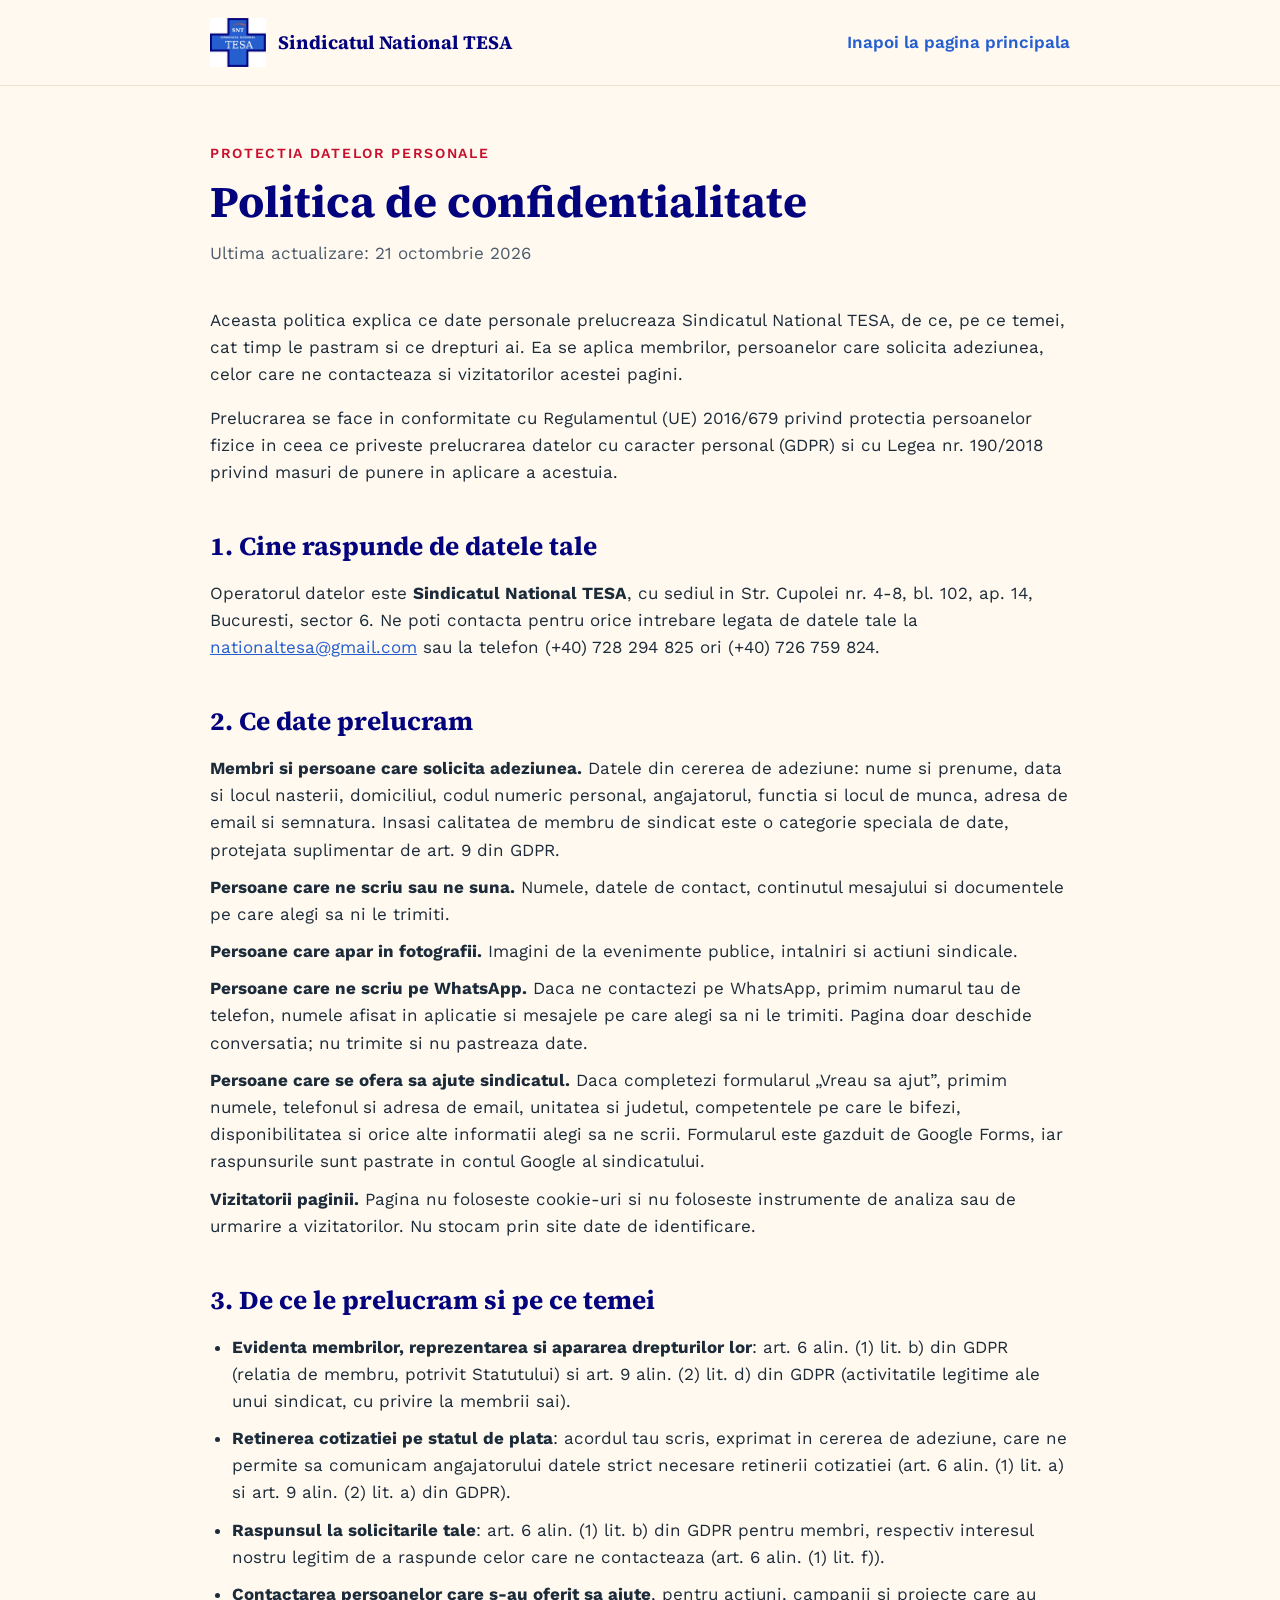
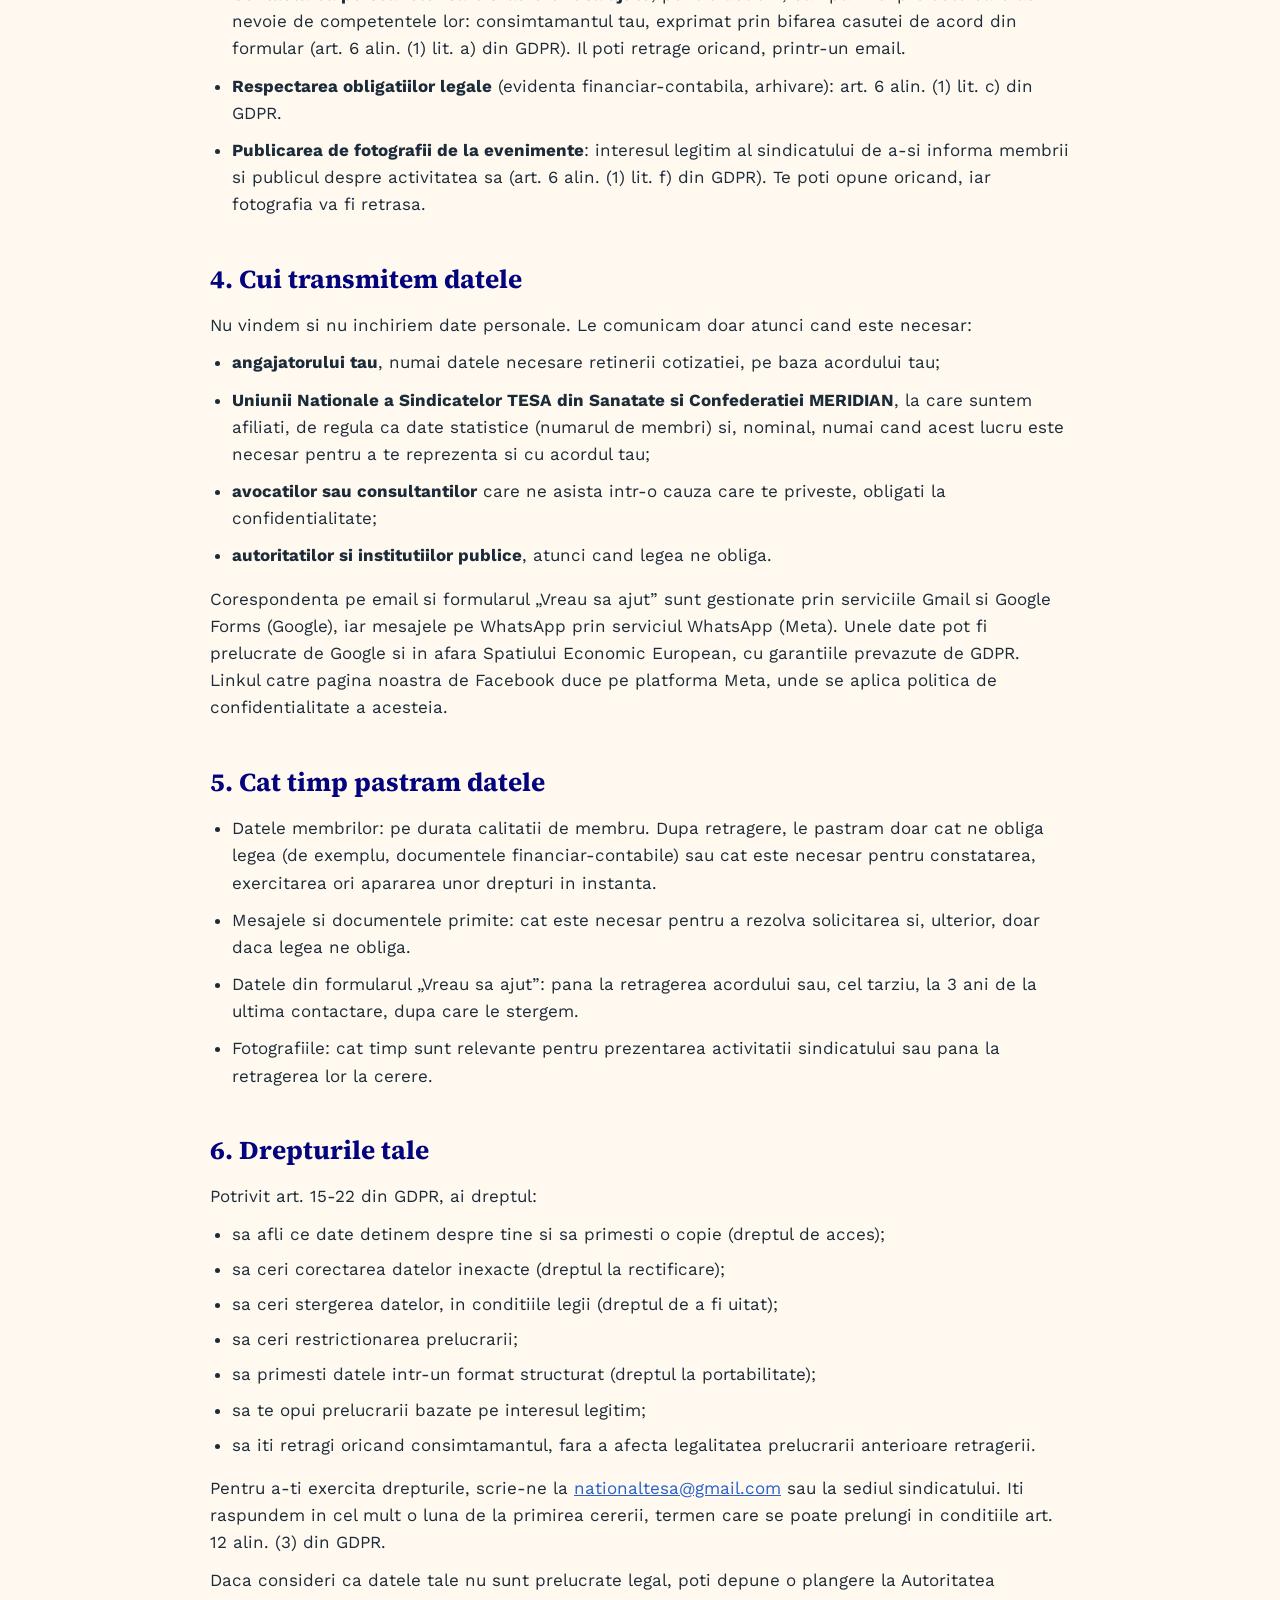
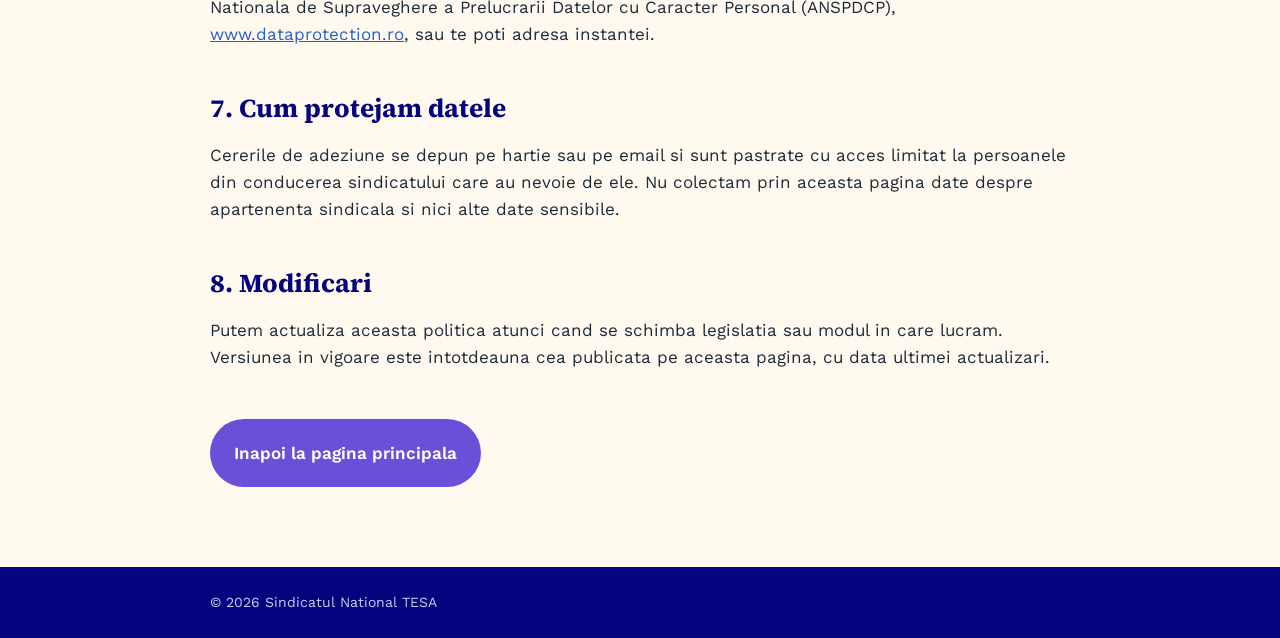
<file: confidentialitate.html>
<!doctype html>
<html lang="ro">
<head>
<meta charset="utf-8">
<meta name="viewport" content="width=device-width, initial-scale=1">
<link rel="icon" href="favicon.ico" sizes="any">
<link rel="apple-touch-icon" href="apple-touch-icon.png">
<link rel="stylesheet" href="fonturi.css">
<title>Politica de confidentialitate - Sindicatul National TESA</title>
<meta name="description" content="Politica de confidentialitate a Sindicatului National TESA.">
<style>
body{margin:0;background:#FFF9EF}
a{color:#255ECF}a:hover{color:#03037D}
</style>
</head>
<body>
<div style="font-family: 'Work Sans', system-ui, sans-serif; color: #1C2B3A; background: #FFF9EF; line-height: 1.6; font-size: 17px">

<header style="background: #FFF9EF; border-bottom: 1px solid #EFE2CC">
<div style="max-width: 860px; margin: 0 auto; padding: 18px 24px; display: flex; flex-wrap: wrap; align-items: center; justify-content: space-between; gap: 16px">
<div style="display: flex; align-items: center; gap: 12px">
<img src="sigla-snt.png" alt="Sigla Sindicatului National TESA" style="width: 56px; height: auto; display: block">
<div style="font-family: 'Source Serif 4', Georgia, serif; font-weight: 700; font-size: 19px; color: #03037D">Sindicatul National TESA</div>
</div>
<a href="index.html" style="font-weight: 600; text-decoration: none; min-height: 44px; display: inline-flex; align-items: center">Inapoi la pagina principala</a>
</div>
</header>

<main style="max-width: 860px; margin: 0 auto; padding: 56px 24px 80px">
<div style="font-size: 14px; letter-spacing: 0.12em; text-transform: uppercase; color: #C8102E; font-weight: 600; margin-bottom: 12px">Protectia datelor personale</div>
<h1 style="font-family: 'Source Serif 4', Georgia, serif; font-size: 44px; line-height: 1.12; margin: 0 0 14px; color: #03037D">Politica de confidentialitate</h1>
<p style="margin: 0 0 40px; color: #4B5B6B">Ultima actualizare: 21 octombrie 2026</p>

<p style="margin: 0 0 16px">Aceasta politica explica ce date personale prelucreaza Sindicatul National TESA, de ce, pe ce temei, cat timp le pastram si ce drepturi ai. Ea se aplica membrilor, persoanelor care solicita adeziunea, celor care ne contacteaza si vizitatorilor acestei pagini.</p>
<p style="margin: 0 0 40px">Prelucrarea se face in conformitate cu Regulamentul (UE) 2016/679 privind protectia persoanelor fizice in ceea ce priveste prelucrarea datelor cu caracter personal (GDPR) si cu Legea nr. 190/2018 privind masuri de punere in aplicare a acestuia.</p>

<h2 style="font-family: 'Source Serif 4', Georgia, serif; font-size: 26px; margin: 0 0 12px; color: #03037D">1. Cine raspunde de datele tale</h2>
<p style="margin: 0 0 40px">Operatorul datelor este <strong>Sindicatul National TESA</strong>, cu sediul in Str. Cupolei nr. 4-8, bl. 102, ap. 14, Bucuresti, sector 6. Ne poti contacta pentru orice intrebare legata de datele tale la <a href="mailto:nationaltesa@gmail.com">nationaltesa@gmail.com</a> sau la telefon (+40) 728 294 825 ori (+40) 726 759 824.</p>

<h2 style="font-family: 'Source Serif 4', Georgia, serif; font-size: 26px; margin: 0 0 12px; color: #03037D">2. Ce date prelucram</h2>
<p style="margin: 0 0 10px"><strong>Membri si persoane care solicita adeziunea.</strong> Datele din cererea de adeziune: nume si prenume, data si locul nasterii, domiciliul, codul numeric personal, angajatorul, functia si locul de munca, adresa de email si semnatura. Insasi calitatea de membru de sindicat este o categorie speciala de date, protejata suplimentar de art. 9 din GDPR.</p>
<p style="margin: 0 0 10px"><strong>Persoane care ne scriu sau ne suna.</strong> Numele, datele de contact, continutul mesajului si documentele pe care alegi sa ni le trimiti.</p>
<p style="margin: 0 0 10px"><strong>Persoane care apar in fotografii.</strong> Imagini de la evenimente publice, intalniri si actiuni sindicale.</p>
<p style="margin: 0 0 10px"><strong>Persoane care ne scriu pe WhatsApp.</strong> Daca ne contactezi pe WhatsApp, primim numarul tau de telefon, numele afisat in aplicatie si mesajele pe care alegi sa ni le trimiti. Pagina doar deschide conversatia; nu trimite si nu pastreaza date.</p>
<p style="margin: 0 0 10px"><strong>Persoane care se ofera sa ajute sindicatul.</strong> Daca completezi formularul „Vreau sa ajut”, primim numele, telefonul si adresa de email, unitatea si judetul, competentele pe care le bifezi, disponibilitatea si orice alte informatii alegi sa ne scrii. Formularul este gazduit de Google Forms, iar raspunsurile sunt pastrate in contul Google al sindicatului.</p>
<p style="margin: 0 0 40px"><strong>Vizitatorii paginii.</strong> Pagina nu foloseste cookie-uri si nu foloseste instrumente de analiza sau de urmarire a vizitatorilor. Nu stocam prin site date de identificare.</p>

<h2 style="font-family: 'Source Serif 4', Georgia, serif; font-size: 26px; margin: 0 0 12px; color: #03037D">3. De ce le prelucram si pe ce temei</h2>
<ul style="margin: 0 0 40px; padding-left: 22px; display: flex; flex-direction: column; gap: 10px">
<li><strong>Evidenta membrilor, reprezentarea si apararea drepturilor lor</strong>: art. 6 alin. (1) lit. b) din GDPR (relatia de membru, potrivit Statutului) si art. 9 alin. (2) lit. d) din GDPR (activitatile legitime ale unui sindicat, cu privire la membrii sai).</li>
<li><strong>Retinerea cotizatiei pe statul de plata</strong>: acordul tau scris, exprimat in cererea de adeziune, care ne permite sa comunicam angajatorului datele strict necesare retinerii cotizatiei (art. 6 alin. (1) lit. a) si art. 9 alin. (2) lit. a) din GDPR).</li>
<li><strong>Raspunsul la solicitarile tale</strong>: art. 6 alin. (1) lit. b) din GDPR pentru membri, respectiv interesul nostru legitim de a raspunde celor care ne contacteaza (art. 6 alin. (1) lit. f)).</li><li><strong>Contactarea persoanelor care s-au oferit sa ajute</strong>, pentru actiuni, campanii si proiecte care au nevoie de competentele lor: consimtamantul tau, exprimat prin bifarea casutei de acord din formular (art. 6 alin. (1) lit. a) din GDPR). Il poti retrage oricand, printr-un email.</li><li><strong>Respectarea obligatiilor legale</strong> (evidenta financiar-contabila, arhivare): art. 6 alin. (1) lit. c) din GDPR.</li>
<li><strong>Publicarea de fotografii de la evenimente</strong>: interesul legitim al sindicatului de a-si informa membrii si publicul despre activitatea sa (art. 6 alin. (1) lit. f) din GDPR). Te poti opune oricand, iar fotografia va fi retrasa.</li>
</ul>

<h2 style="font-family: 'Source Serif 4', Georgia, serif; font-size: 26px; margin: 0 0 12px; color: #03037D">4. Cui transmitem datele</h2>
<p style="margin: 0 0 10px">Nu vindem si nu inchiriem date personale. Le comunicam doar atunci cand este necesar:</p>
<ul style="margin: 0 0 16px; padding-left: 22px; display: flex; flex-direction: column; gap: 10px">
<li><strong>angajatorului tau</strong>, numai datele necesare retinerii cotizatiei, pe baza acordului tau;</li>
<li><strong>Uniunii Nationale a Sindicatelor TESA din Sanatate si Confederatiei MERIDIAN</strong>, la care suntem afiliati, de regula ca date statistice (numarul de membri) si, nominal, numai cand acest lucru este necesar pentru a te reprezenta si cu acordul tau;</li>
<li><strong>avocatilor sau consultantilor</strong> care ne asista intr-o cauza care te priveste, obligati la confidentialitate;</li>
<li><strong>autoritatilor si institutiilor publice</strong>, atunci cand legea ne obliga.</li>
</ul>
<p style="margin: 0 0 40px">Corespondenta pe email si formularul „Vreau sa ajut” sunt gestionate prin serviciile Gmail si Google Forms (Google), iar mesajele pe WhatsApp prin serviciul WhatsApp (Meta). Unele date pot fi prelucrate de Google si in afara Spatiului Economic European, cu garantiile prevazute de GDPR. Linkul catre pagina noastra de Facebook duce pe platforma Meta, unde se aplica politica de confidentialitate a acesteia.</p>

<h2 style="font-family: 'Source Serif 4', Georgia, serif; font-size: 26px; margin: 0 0 12px; color: #03037D">5. Cat timp pastram datele</h2>
<ul style="margin: 0 0 40px; padding-left: 22px; display: flex; flex-direction: column; gap: 10px">
<li>Datele membrilor: pe durata calitatii de membru. Dupa retragere, le pastram doar cat ne obliga legea (de exemplu, documentele financiar-contabile) sau cat este necesar pentru constatarea, exercitarea ori apararea unor drepturi in instanta.</li>
<li>Mesajele si documentele primite: cat este necesar pentru a rezolva solicitarea si, ulterior, doar daca legea ne obliga.</li>
<li>Datele din formularul „Vreau sa ajut”: pana la retragerea acordului sau, cel tarziu, la 3 ani de la ultima contactare, dupa care le stergem.</li>
<li>Fotografiile: cat timp sunt relevante pentru prezentarea activitatii sindicatului sau pana la retragerea lor la cerere.</li>
</ul>

<h2 style="font-family: 'Source Serif 4', Georgia, serif; font-size: 26px; margin: 0 0 12px; color: #03037D">6. Drepturile tale</h2>
<p style="margin: 0 0 10px">Potrivit art. 15-22 din GDPR, ai dreptul:</p>
<ul style="margin: 0 0 16px; padding-left: 22px; display: flex; flex-direction: column; gap: 8px">
<li>sa afli ce date detinem despre tine si sa primesti o copie (dreptul de acces);</li>
<li>sa ceri corectarea datelor inexacte (dreptul la rectificare);</li>
<li>sa ceri stergerea datelor, in conditiile legii (dreptul de a fi uitat);</li>
<li>sa ceri restrictionarea prelucrarii;</li>
<li>sa primesti datele intr-un format structurat (dreptul la portabilitate);</li>
<li>sa te opui prelucrarii bazate pe interesul legitim;</li>
<li>sa iti retragi oricand consimtamantul, fara a afecta legalitatea prelucrarii anterioare retragerii.</li>
</ul>
<p style="margin: 0 0 10px">Pentru a-ti exercita drepturile, scrie-ne la <a href="mailto:nationaltesa@gmail.com">nationaltesa@gmail.com</a> sau la sediul sindicatului. Iti raspundem in cel mult o luna de la primirea cererii, termen care se poate prelungi in conditiile art. 12 alin. (3) din GDPR.</p>
<p style="margin: 0 0 40px">Daca consideri ca datele tale nu sunt prelucrate legal, poti depune o plangere la Autoritatea Nationala de Supraveghere a Prelucrarii Datelor cu Caracter Personal (ANSPDCP), <a href="https://www.dataprotection.ro" target="_blank" rel="noopener">www.dataprotection.ro</a>, sau te poti adresa instantei.</p>

<h2 style="font-family: 'Source Serif 4', Georgia, serif; font-size: 26px; margin: 0 0 12px; color: #03037D">7. Cum protejam datele</h2>
<p style="margin: 0 0 40px">Cererile de adeziune se depun pe hartie sau pe email si sunt pastrate cu acces limitat la persoanele din conducerea sindicatului care au nevoie de ele. Nu colectam prin aceasta pagina date despre apartenenta sindicala si nici alte date sensibile.</p>

<h2 style="font-family: 'Source Serif 4', Georgia, serif; font-size: 26px; margin: 0 0 12px; color: #03037D">8. Modificari</h2>
<p style="margin: 0 0 48px">Putem actualiza aceasta politica atunci cand se schimba legislatia sau modul in care lucram. Versiunea in vigoare este intotdeauna cea publicata pe aceasta pagina, cu data ultimei actualizari.</p>

<a href="index.html" style="display: inline-flex; align-items: center; min-height: 44px; background: #6B4FD8; color: #FFFFFF; text-decoration: none; font-weight: 600; padding: 12px 24px; border-radius: 999px">Inapoi la pagina principala</a>
</main>

<footer style="background: #03037D; color: #C9CDF2; font-size: 14px">
<div style="max-width: 860px; margin: 0 auto; padding: 24px">© 2026 Sindicatul National TESA</div>
</footer>
</div>
</body>
</html>
</file>
<file: fonturi.css>
@font-face{font-family:'Source Serif 4';font-style:normal;font-weight:600;font-display:swap;src:url(source-serif-4-latin-600-normal.woff2) format('woff2');unicode-range:U+0000-00FF,U+0131,U+0152-0153,U+02BB-02BC,U+02C6,U+02DA,U+02DC,U+0304,U+0308,U+0329,U+2000-206F,U+20AC,U+2122,U+2191,U+2193,U+2212,U+2215,U+FEFF,U+FFFD}
@font-face{font-family:'Source Serif 4';font-style:normal;font-weight:600;font-display:swap;src:url(source-serif-4-latin-ext-600-normal.woff2) format('woff2');unicode-range:U+0100-02BA,U+02BD-02C5,U+02C7-02CC,U+02CE-02D7,U+02DD-02FF,U+0304,U+0308,U+0329,U+1D00-1DBF,U+1E00-1E9F,U+1EF2-1EFF,U+2020,U+20A0-20AB,U+20AD-20C0,U+2113,U+2C60-2C7F,U+A720-A7FF}
@font-face{font-family:'Source Serif 4';font-style:normal;font-weight:700;font-display:swap;src:url(source-serif-4-latin-700-normal.woff2) format('woff2');unicode-range:U+0000-00FF,U+0131,U+0152-0153,U+02BB-02BC,U+02C6,U+02DA,U+02DC,U+0304,U+0308,U+0329,U+2000-206F,U+20AC,U+2122,U+2191,U+2193,U+2212,U+2215,U+FEFF,U+FFFD}
@font-face{font-family:'Source Serif 4';font-style:normal;font-weight:700;font-display:swap;src:url(source-serif-4-latin-ext-700-normal.woff2) format('woff2');unicode-range:U+0100-02BA,U+02BD-02C5,U+02C7-02CC,U+02CE-02D7,U+02DD-02FF,U+0304,U+0308,U+0329,U+1D00-1DBF,U+1E00-1E9F,U+1EF2-1EFF,U+2020,U+20A0-20AB,U+20AD-20C0,U+2113,U+2C60-2C7F,U+A720-A7FF}
@font-face{font-family:'Work Sans';font-style:normal;font-weight:400;font-display:swap;src:url(work-sans-latin-400-normal.woff2) format('woff2');unicode-range:U+0000-00FF,U+0131,U+0152-0153,U+02BB-02BC,U+02C6,U+02DA,U+02DC,U+0304,U+0308,U+0329,U+2000-206F,U+20AC,U+2122,U+2191,U+2193,U+2212,U+2215,U+FEFF,U+FFFD}
@font-face{font-family:'Work Sans';font-style:normal;font-weight:400;font-display:swap;src:url(work-sans-latin-ext-400-normal.woff2) format('woff2');unicode-range:U+0100-02BA,U+02BD-02C5,U+02C7-02CC,U+02CE-02D7,U+02DD-02FF,U+0304,U+0308,U+0329,U+1D00-1DBF,U+1E00-1E9F,U+1EF2-1EFF,U+2020,U+20A0-20AB,U+20AD-20C0,U+2113,U+2C60-2C7F,U+A720-A7FF}
@font-face{font-family:'Work Sans';font-style:normal;font-weight:500;font-display:swap;src:url(work-sans-latin-500-normal.woff2) format('woff2');unicode-range:U+0000-00FF,U+0131,U+0152-0153,U+02BB-02BC,U+02C6,U+02DA,U+02DC,U+0304,U+0308,U+0329,U+2000-206F,U+20AC,U+2122,U+2191,U+2193,U+2212,U+2215,U+FEFF,U+FFFD}
@font-face{font-family:'Work Sans';font-style:normal;font-weight:500;font-display:swap;src:url(work-sans-latin-ext-500-normal.woff2) format('woff2');unicode-range:U+0100-02BA,U+02BD-02C5,U+02C7-02CC,U+02CE-02D7,U+02DD-02FF,U+0304,U+0308,U+0329,U+1D00-1DBF,U+1E00-1E9F,U+1EF2-1EFF,U+2020,U+20A0-20AB,U+20AD-20C0,U+2113,U+2C60-2C7F,U+A720-A7FF}
@font-face{font-family:'Work Sans';font-style:normal;font-weight:600;font-display:swap;src:url(work-sans-latin-600-normal.woff2) format('woff2');unicode-range:U+0000-00FF,U+0131,U+0152-0153,U+02BB-02BC,U+02C6,U+02DA,U+02DC,U+0304,U+0308,U+0329,U+2000-206F,U+20AC,U+2122,U+2191,U+2193,U+2212,U+2215,U+FEFF,U+FFFD}
@font-face{font-family:'Work Sans';font-style:normal;font-weight:600;font-display:swap;src:url(work-sans-latin-ext-600-normal.woff2) format('woff2');unicode-range:U+0100-02BA,U+02BD-02C5,U+02C7-02CC,U+02CE-02D7,U+02DD-02FF,U+0304,U+0308,U+0329,U+1D00-1DBF,U+1E00-1E9F,U+1EF2-1EFF,U+2020,U+20A0-20AB,U+20AD-20C0,U+2113,U+2C60-2C7F,U+A720-A7FF}
@font-face{font-family:'Work Sans';font-style:normal;font-weight:700;font-display:swap;src:url(work-sans-latin-700-normal.woff2) format('woff2');unicode-range:U+0000-00FF,U+0131,U+0152-0153,U+02BB-02BC,U+02C6,U+02DA,U+02DC,U+0304,U+0308,U+0329,U+2000-206F,U+20AC,U+2122,U+2191,U+2193,U+2212,U+2215,U+FEFF,U+FFFD}
@font-face{font-family:'Work Sans';font-style:normal;font-weight:700;font-display:swap;src:url(work-sans-latin-ext-700-normal.woff2) format('woff2');unicode-range:U+0100-02BA,U+02BD-02C5,U+02C7-02CC,U+02CE-02D7,U+02DD-02FF,U+0304,U+0308,U+0329,U+1D00-1DBF,U+1E00-1E9F,U+1EF2-1EFF,U+2020,U+20A0-20AB,U+20AD-20C0,U+2113,U+2C60-2C7F,U+A720-A7FF}
</file>
